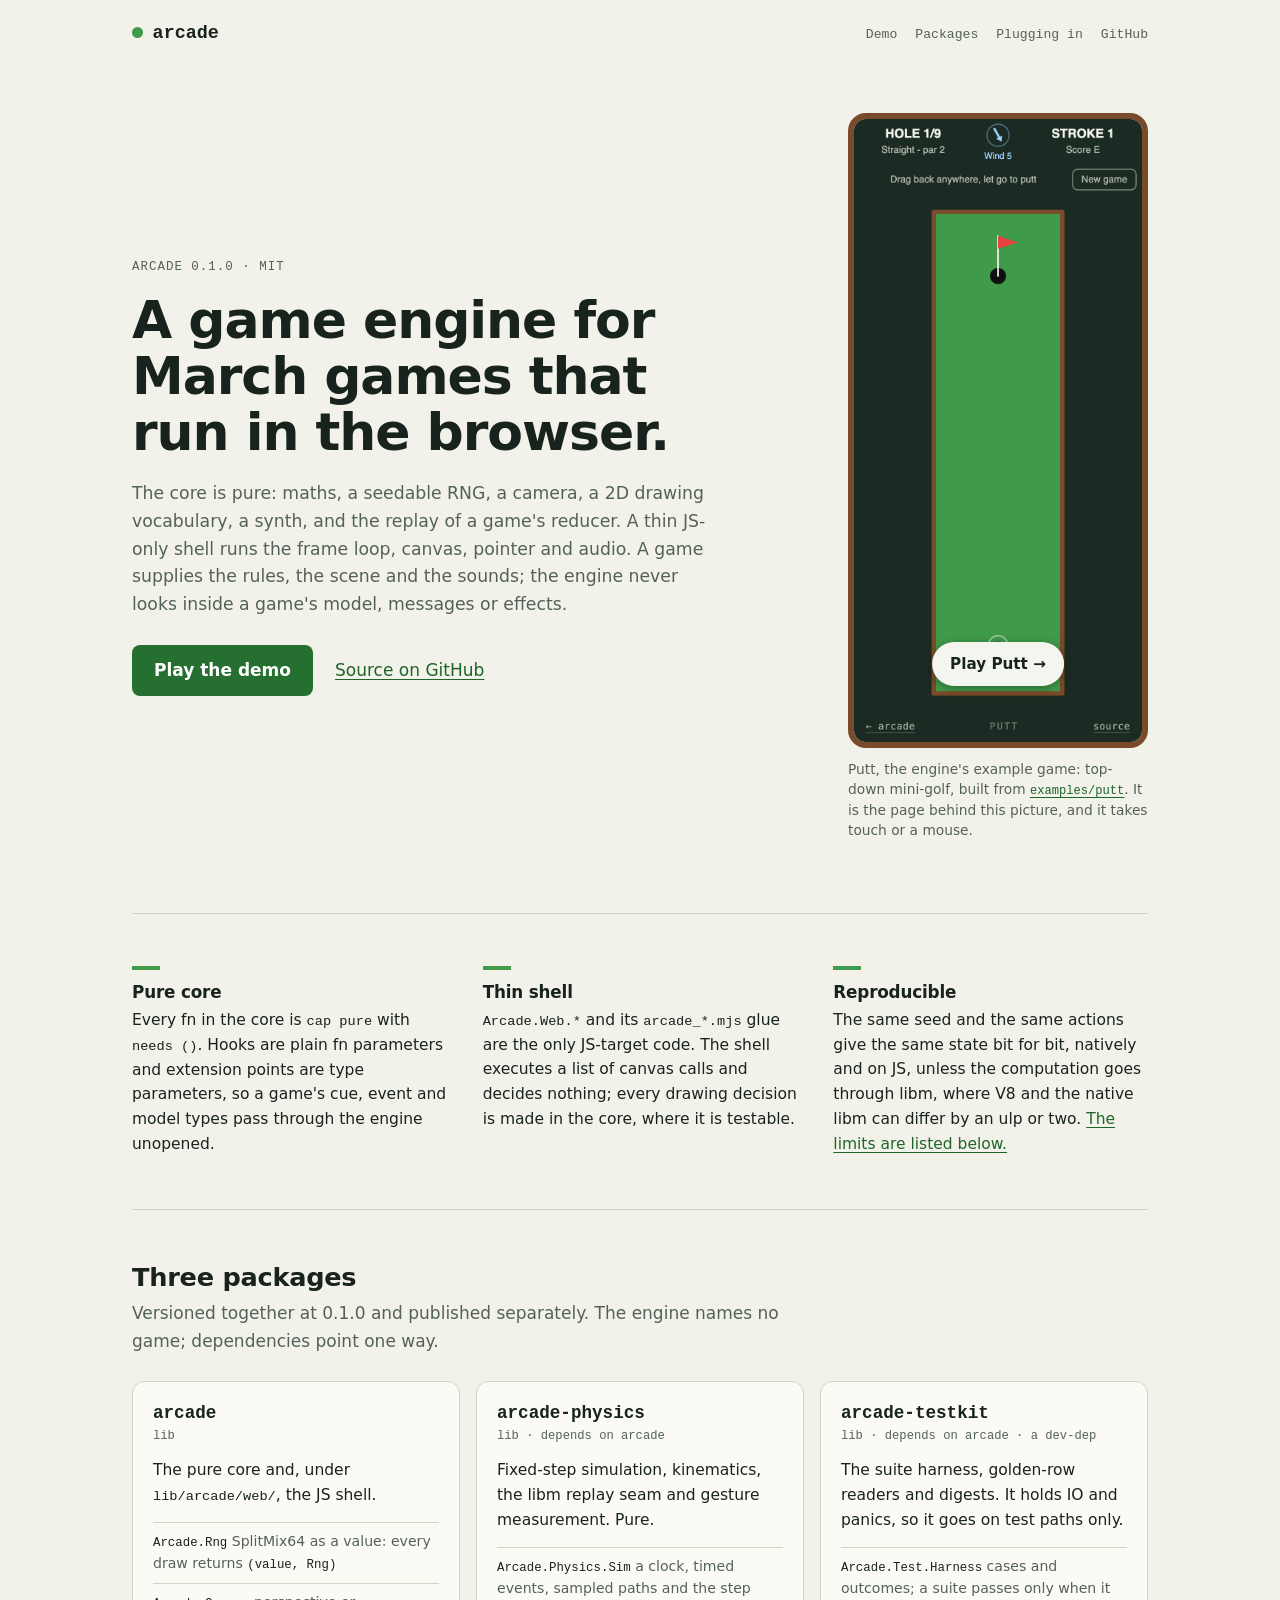
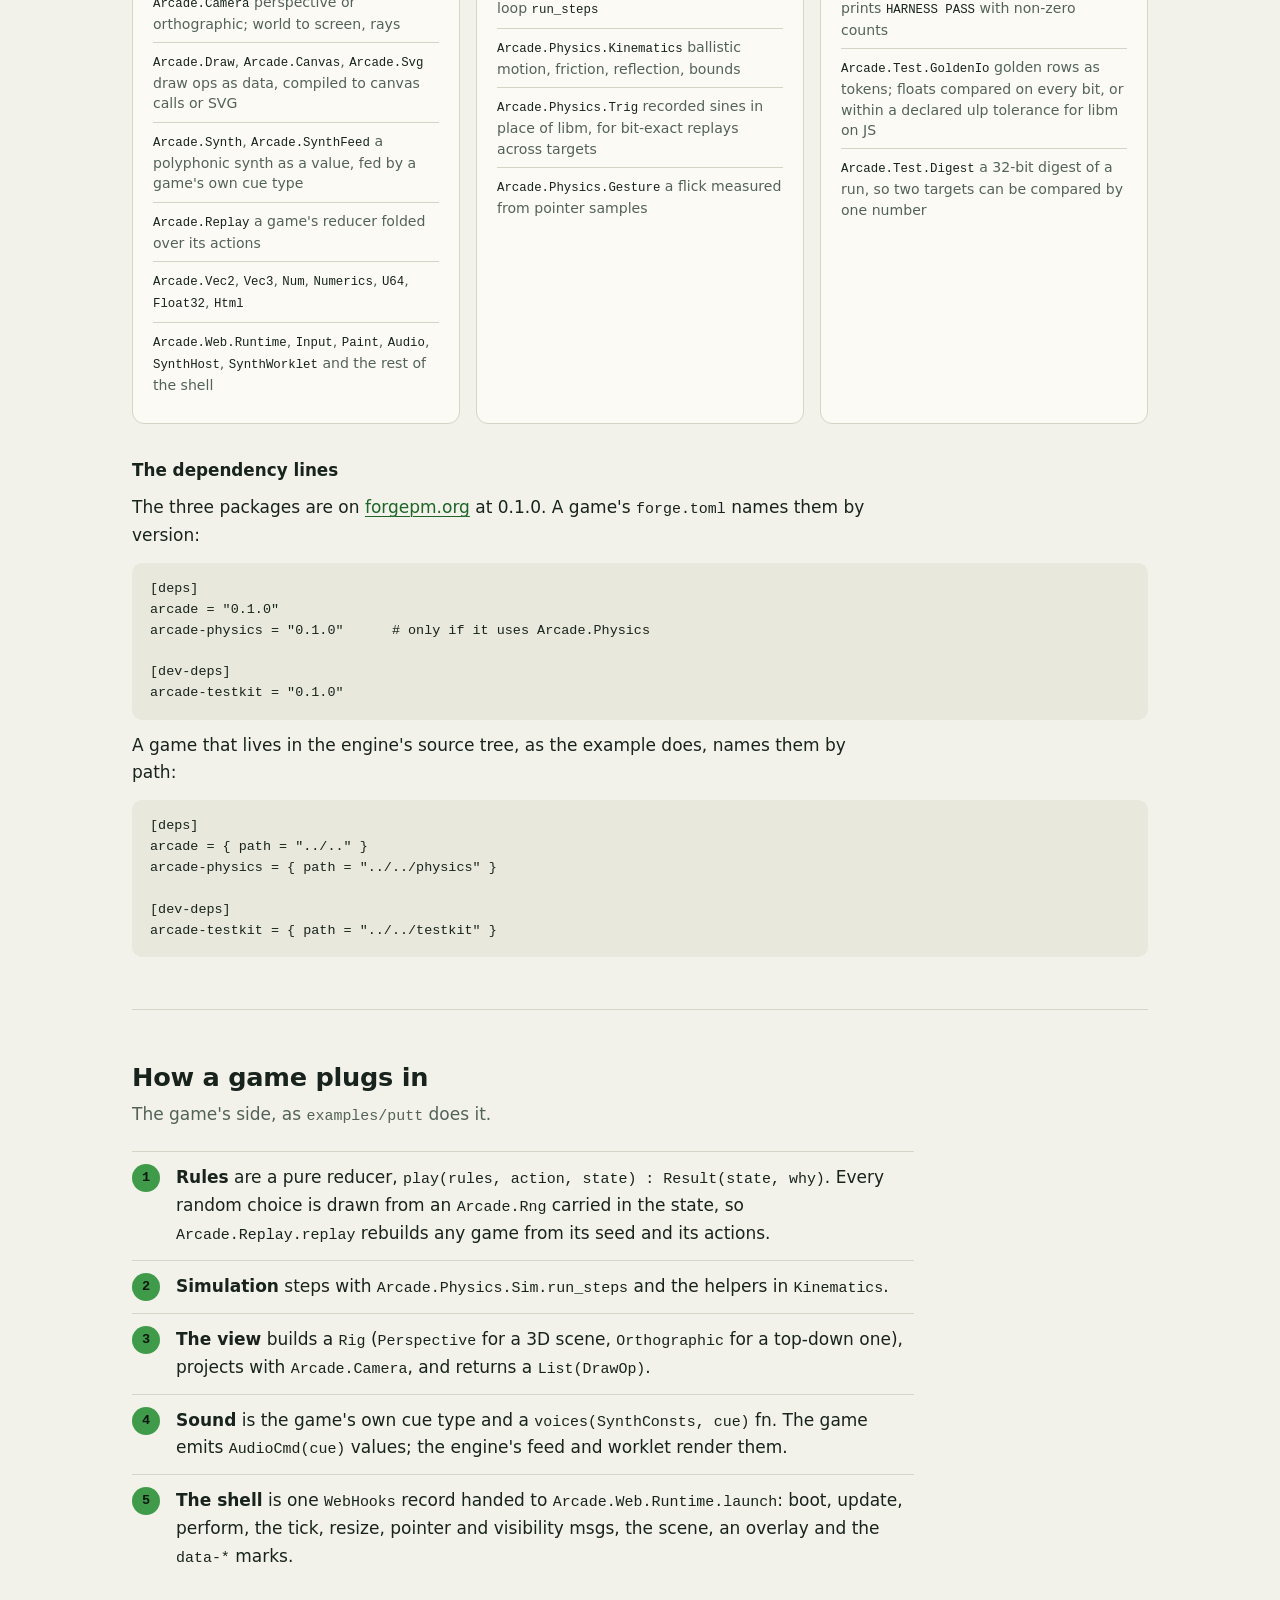
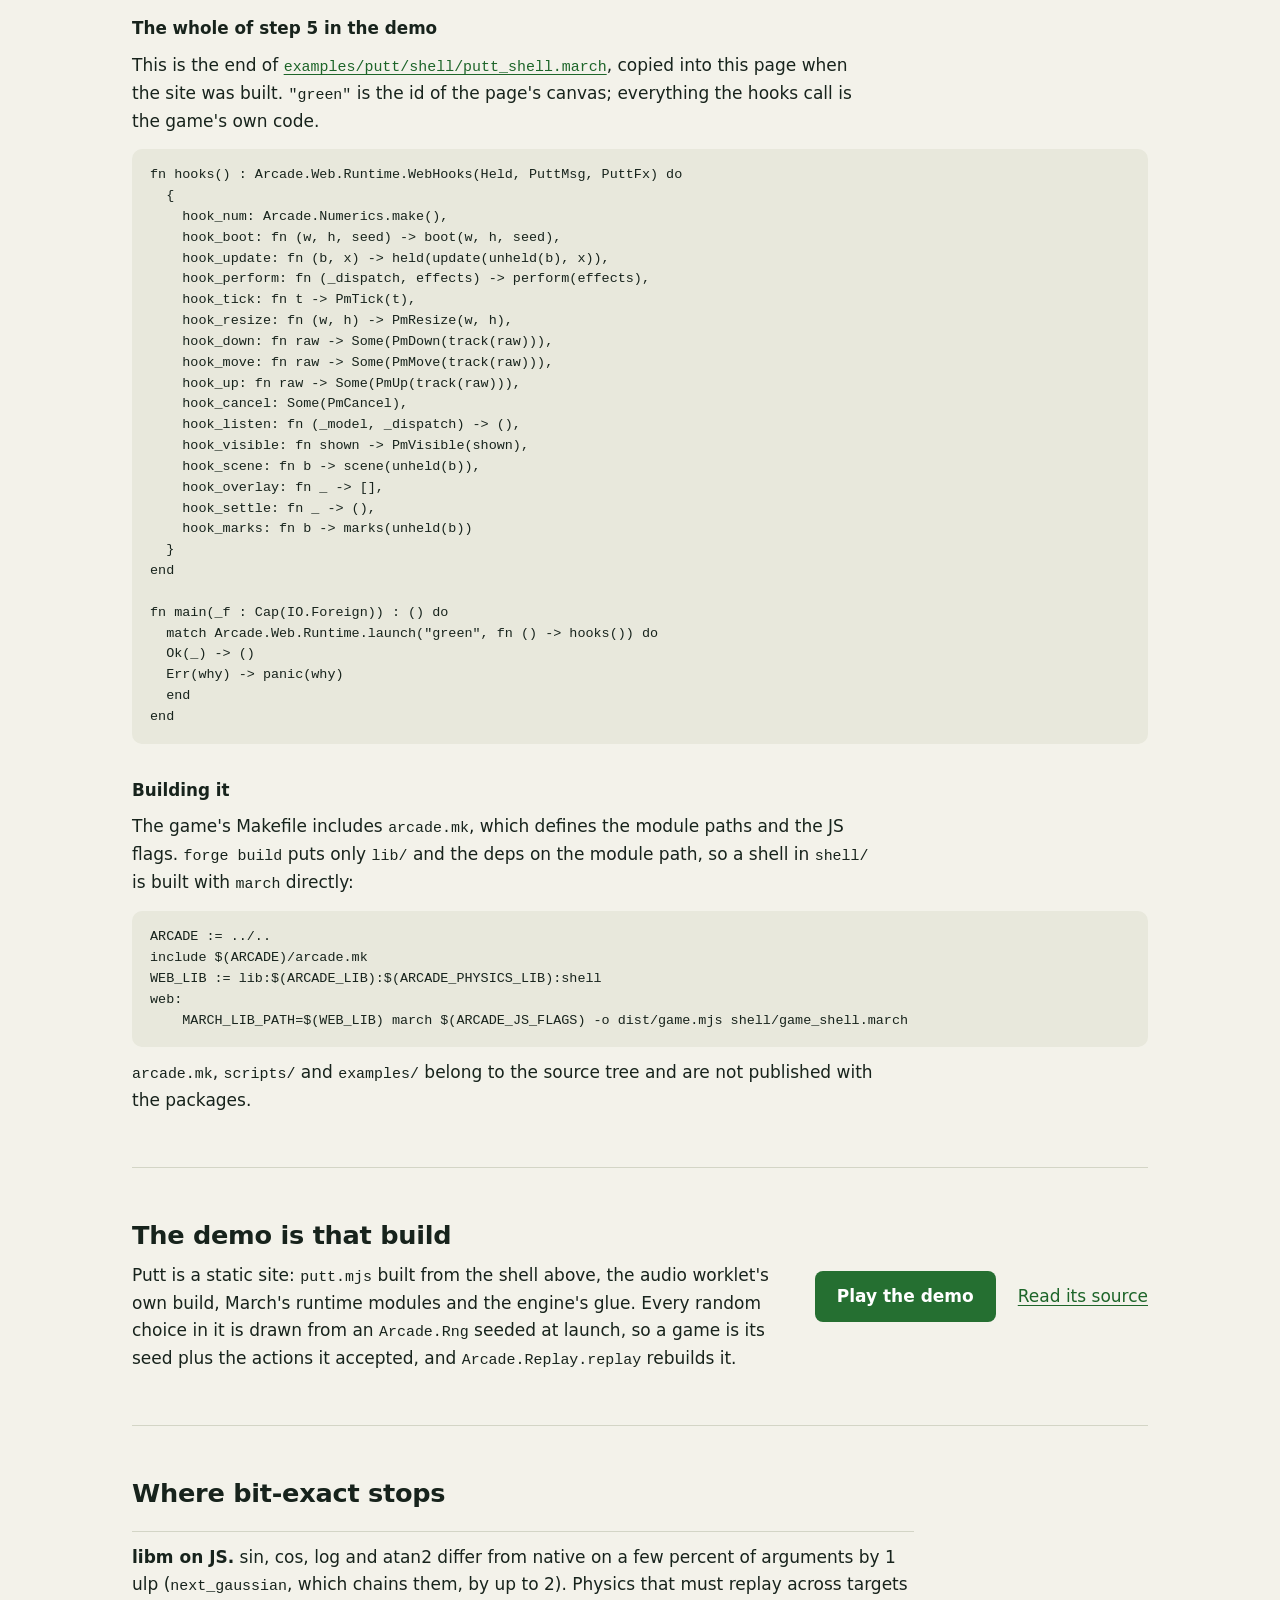
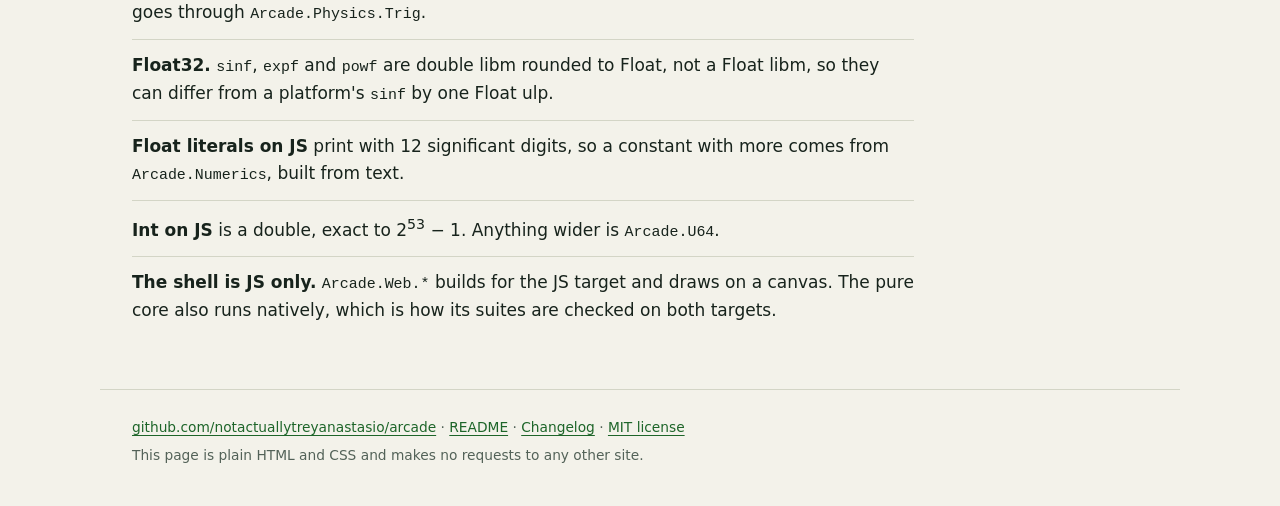
<file: index.html>
<!doctype html>
<html lang="en">
<head>
<meta charset="utf-8">
<meta name="viewport" content="width=device-width, initial-scale=1">
<meta name="color-scheme" content="light dark">
<meta name="theme-color" content="#f3f2ea" media="(prefers-color-scheme: light)">
<meta name="theme-color" content="#1b2a22" media="(prefers-color-scheme: dark)">
<title>arcade: a game engine for March games in the browser</title>
<meta name="description" content="arcade is a game engine for March games that run in the browser: a pure core, a thin JS shell, and a mini-golf game built on it that you can play here.">
<meta property="og:type" content="website">
<meta property="og:title" content="arcade: a game engine for March games in the browser">
<meta property="og:description" content="A pure core, a thin JS shell, and a mini-golf game built on it that plays in the page.">
<meta property="og:url" content="https://notactuallytreyanastasio.github.io/arcade/">
<meta property="og:image" content="https://notactuallytreyanastasio.github.io/arcade/card.png">
<meta property="og:image:width" content="1200">
<meta property="og:image:height" content="630">
<meta name="twitter:card" content="summary_large_image">
<link rel="icon" href="data:image/svg+xml,%3Csvg xmlns='http://www.w3.org/2000/svg' viewBox='0 0 16 16'%3E%3Crect width='16' height='16' rx='3' fill='%233f9b4a'/%3E%3Ccircle cx='8' cy='8' r='3' fill='%23101010'/%3E%3C/svg%3E">
<link rel="stylesheet" href="style.css">
</head>
<body>

<header class="top">
  <a class="mark" href="./">arcade</a>
  <nav aria-label="On this page">
    <a href="putt/">Demo</a>
    <a href="#packages">Packages</a>
    <a href="#plug-in">Plugging in</a>
    <a href="https://github.com/notactuallytreyanastasio/arcade">GitHub</a>
  </nav>
</header>

<main>

<section class="hero">
  <div class="pitch">
    <p class="label">arcade 0.1.0 &middot; MIT</p>
    <h1>A game engine for March games that run in the browser.</h1>
    <p class="lede">The core is pure: maths, a seedable RNG, a camera, a 2D drawing
    vocabulary, a synth, and the replay of a game's reducer. A thin JS-only shell runs
    the frame loop, canvas, pointer and audio. A game supplies the rules, the scene and
    the sounds; the engine never looks inside a game's model, messages or effects.</p>
    <p class="actions">
      <a class="button" href="putt/">Play the demo</a>
      <a class="quiet" href="https://github.com/notactuallytreyanastasio/arcade">Source on GitHub</a>
    </p>
  </div>
  <figure class="demo">
    <a href="putt/" aria-label="Play Putt, the example game">
      <!-- A screenshot of putt/ as built; retaken by `scripts/pages.sh shot`. -->
      <img src="putt.png" width="780" height="1688" alt="Putt in a phone-sized window: a mini-golf green on a dark page.">
      <span class="play">Play Putt</span>
    </a>
    <figcaption>Putt, the engine's example game: top-down mini-golf, built from
    <a href="https://github.com/notactuallytreyanastasio/arcade/tree/main/examples/putt"><code>examples/putt</code></a>.
    It is the page behind this picture, and it takes touch or a mouse.</figcaption>
  </figure>
</section>

<section class="facts" aria-label="What the engine is">
  <div>
    <h2>Pure core</h2>
    <p>Every fn in the core is <code>cap pure</code> with <code>needs ()</code>. Hooks
    are plain fn parameters and extension points are type parameters, so a game's cue,
    event and model types pass through the engine unopened.</p>
  </div>
  <div>
    <h2>Thin shell</h2>
    <p><code>Arcade.Web.*</code> and its <code>arcade_*.mjs</code> glue are the only
    JS-target code. The shell executes a list of canvas calls and decides nothing; every
    drawing decision is made in the core, where it is testable.</p>
  </div>
  <div>
    <h2>Reproducible</h2>
    <p>The same seed and the same actions give the same state bit for bit, natively and
    on JS, unless the computation goes through libm, where V8 and the native libm can
    differ by an ulp or two. <a href="#limits">The limits are listed below.</a></p>
  </div>
</section>

<section id="packages">
  <h2>Three packages</h2>
  <p class="intro">Versioned together at 0.1.0 and published separately. The engine
  names no game; dependencies point one way.</p>

  <div class="packages">
    <article>
      <h3><code>arcade</code></h3>
      <p class="kind">lib</p>
      <p>The pure core and, under <code>lib/arcade/web/</code>, the JS shell.</p>
      <ul class="modules">
        <li><code>Arcade.Rng</code> SplitMix64 as a value: every draw returns <code>(value, Rng)</code></li>
        <li><code>Arcade.Camera</code> perspective or orthographic; world to screen, rays</li>
        <li><code>Arcade.Draw</code>, <code>Arcade.Canvas</code>, <code>Arcade.Svg</code> draw ops as data, compiled to canvas calls or SVG</li>
        <li><code>Arcade.Synth</code>, <code>Arcade.SynthFeed</code> a polyphonic synth as a value, fed by a game's own cue type</li>
        <li><code>Arcade.Replay</code> a game's reducer folded over its actions</li>
        <li><code>Arcade.Vec2</code>, <code>Vec3</code>, <code>Num</code>, <code>Numerics</code>, <code>U64</code>, <code>Float32</code>, <code>Html</code></li>
        <li><code>Arcade.Web.Runtime</code>, <code>Input</code>, <code>Paint</code>, <code>Audio</code>, <code>SynthHost</code>, <code>SynthWorklet</code> and the rest of the shell</li>
      </ul>
    </article>
    <article>
      <h3><code>arcade-physics</code></h3>
      <p class="kind">lib &middot; depends on <code>arcade</code></p>
      <p>Fixed-step simulation, kinematics, the libm replay seam and gesture
      measurement. Pure.</p>
      <ul class="modules">
        <li><code>Arcade.Physics.Sim</code> a clock, timed events, sampled paths and the step loop <code>run_steps</code></li>
        <li><code>Arcade.Physics.Kinematics</code> ballistic motion, friction, reflection, bounds</li>
        <li><code>Arcade.Physics.Trig</code> recorded sines in place of libm, for bit-exact replays across targets</li>
        <li><code>Arcade.Physics.Gesture</code> a flick measured from pointer samples</li>
      </ul>
    </article>
    <article>
      <h3><code>arcade-testkit</code></h3>
      <p class="kind">lib &middot; depends on <code>arcade</code> &middot; a dev-dep</p>
      <p>The suite harness, golden-row readers and digests. It holds IO and panics, so
      it goes on test paths only.</p>
      <ul class="modules">
        <li><code>Arcade.Test.Harness</code> cases and outcomes; a suite passes only when it prints <code>HARNESS PASS</code> with non-zero counts</li>
        <li><code>Arcade.Test.GoldenIo</code> golden rows as tokens; floats compared on every bit, or within a declared ulp tolerance for libm on JS</li>
        <li><code>Arcade.Test.Digest</code> a 32-bit digest of a run, so two targets can be compared by one number</li>
      </ul>
    </article>
  </div>

  <h3 class="sub">The dependency lines</h3>
  <p>The three packages are on <a href="https://forgepm.org/packages/arcade">forgepm.org</a>
  at 0.1.0. A game's <code>forge.toml</code> names them by version:</p>
<pre><code>[deps]
arcade = "0.1.0"
arcade-physics = "0.1.0"      # only if it uses Arcade.Physics

[dev-deps]
arcade-testkit = "0.1.0"</code></pre>
  <p>A game that lives in the engine's source tree, as the example does, names
  them by path:</p>
<pre><code>[deps]
arcade = { path = "../.." }
arcade-physics = { path = "../../physics" }

[dev-deps]
arcade-testkit = { path = "../../testkit" }</code></pre>
</section>

<section id="plug-in">
  <h2>How a game plugs in</h2>
  <p class="intro">The game's side, as <code>examples/putt</code> does it.</p>
  <ol class="steps">
    <li><strong>Rules</strong> are a pure reducer,
      <code>play(rules, action, state) : Result(state, why)</code>. Every random choice
      is drawn from an <code>Arcade.Rng</code> carried in the state, so
      <code>Arcade.Replay.replay</code> rebuilds any game from its seed and its actions.</li>
    <li><strong>Simulation</strong> steps with
      <code>Arcade.Physics.Sim.run_steps</code> and the helpers in
      <code>Kinematics</code>.</li>
    <li><strong>The view</strong> builds a <code>Rig</code> (<code>Perspective</code> for
      a 3D scene, <code>Orthographic</code> for a top-down one), projects with
      <code>Arcade.Camera</code>, and returns a <code>List(DrawOp)</code>.</li>
    <li><strong>Sound</strong> is the game's own cue type and a
      <code>voices(SynthConsts, cue)</code> fn. The game emits
      <code>AudioCmd(cue)</code> values; the engine's feed and worklet render them.</li>
    <li><strong>The shell</strong> is one <code>WebHooks</code> record handed to
      <code>Arcade.Web.Runtime.launch</code>: boot, update, perform, the tick, resize,
      pointer and visibility msgs, the scene, an overlay and the <code>data-*</code>
      marks.</li>
  </ol>

  <h3 class="sub">The whole of step 5 in the demo</h3>
  <p>This is the end of
  <a href="https://github.com/notactuallytreyanastasio/arcade/blob/main/examples/putt/shell/putt_shell.march"><code>examples/putt/shell/putt_shell.march</code></a>,
  copied into this page when the site was built. <code>"green"</code> is the id of the
  page's canvas; everything the hooks call is the game's own code.</p>
<pre><code><!-- snippet:shell -->fn hooks() : Arcade.Web.Runtime.WebHooks(Held, PuttMsg, PuttFx) do
  {
    hook_num: Arcade.Numerics.make(),
    hook_boot: fn (w, h, seed) -&gt; boot(w, h, seed),
    hook_update: fn (b, x) -&gt; held(update(unheld(b), x)),
    hook_perform: fn (_dispatch, effects) -&gt; perform(effects),
    hook_tick: fn t -&gt; PmTick(t),
    hook_resize: fn (w, h) -&gt; PmResize(w, h),
    hook_down: fn raw -&gt; Some(PmDown(track(raw))),
    hook_move: fn raw -&gt; Some(PmMove(track(raw))),
    hook_up: fn raw -&gt; Some(PmUp(track(raw))),
    hook_cancel: Some(PmCancel),
    hook_listen: fn (_model, _dispatch) -&gt; (),
    hook_visible: fn shown -&gt; PmVisible(shown),
    hook_scene: fn b -&gt; scene(unheld(b)),
    hook_overlay: fn _ -&gt; [],
    hook_settle: fn _ -&gt; (),
    hook_marks: fn b -&gt; marks(unheld(b))
  }
end

fn main(_f : Cap(IO.Foreign)) : () do
  match Arcade.Web.Runtime.launch("green", fn () -&gt; hooks()) do
  Ok(_) -&gt; ()
  Err(why) -&gt; panic(why)
  end
end<!-- /snippet:shell --></code></pre>

  <h3 class="sub">Building it</h3>
  <p>The game's Makefile includes <code>arcade.mk</code>, which defines the module paths
  and the JS flags. <code>forge build</code> puts only <code>lib/</code> and the deps on
  the module path, so a shell in <code>shell/</code> is built with <code>march</code>
  directly:</p>
<pre><code>ARCADE := ../..
include $(ARCADE)/arcade.mk
WEB_LIB := lib:$(ARCADE_LIB):$(ARCADE_PHYSICS_LIB):shell
web:
	MARCH_LIB_PATH=$(WEB_LIB) march $(ARCADE_JS_FLAGS) -o dist/game.mjs shell/game_shell.march</code></pre>
  <p><code>arcade.mk</code>, <code>scripts/</code> and <code>examples/</code> belong to
  the source tree and are not published with the packages.</p>
</section>

<section id="demo" class="band">
  <div>
    <h2>The demo is that build</h2>
    <p>Putt is a static site: <code>putt.mjs</code> built from the shell above, the
    audio worklet's own build, March's runtime modules and the engine's glue. Every
    random choice in it is drawn from an <code>Arcade.Rng</code> seeded at launch, so a
    game is its seed plus the actions it accepted, and
    <code>Arcade.Replay.replay</code> rebuilds it.</p>
  </div>
  <p class="actions">
    <a class="button" href="putt/">Play the demo</a>
    <a class="quiet" href="https://github.com/notactuallytreyanastasio/arcade/tree/main/examples/putt">Read its source</a>
  </p>
</section>

<section id="limits">
  <h2>Where bit-exact stops</h2>
  <ul class="limits">
    <li><strong>libm on JS.</strong> sin, cos, log and atan2 differ from native on a few
      percent of arguments by 1 ulp (<code>next_gaussian</code>, which chains them, by up
      to 2). Physics that must replay across targets goes through
      <code>Arcade.Physics.Trig</code>.</li>
    <li><strong>Float32.</strong> <code>sinf</code>, <code>expf</code> and
      <code>powf</code> are double libm rounded to Float, not a Float libm, so they can
      differ from a platform's <code>sinf</code> by one Float ulp.</li>
    <li><strong>Float literals on JS</strong> print with 12 significant digits, so a
      constant with more comes from <code>Arcade.Numerics</code>, built from text.</li>
    <li><strong>Int on JS</strong> is a double, exact to 2<sup>53</sup> &minus; 1.
      Anything wider is <code>Arcade.U64</code>.</li>
    <li><strong>The shell is JS only.</strong> <code>Arcade.Web.*</code> builds for the
      JS target and draws on a canvas. The pure core also runs natively, which is how
      its suites are checked on both targets.</li>
  </ul>
</section>

</main>

<footer>
  <p><a href="https://github.com/notactuallytreyanastasio/arcade">github.com/notactuallytreyanastasio/arcade</a>
  &middot; <a href="https://github.com/notactuallytreyanastasio/arcade/blob/main/README.md">README</a>
  &middot; <a href="https://github.com/notactuallytreyanastasio/arcade/blob/main/CHANGELOG.md">Changelog</a>
  &middot; <a href="https://github.com/notactuallytreyanastasio/arcade/blob/main/LICENSE">MIT license</a></p>
  <p>This page is plain HTML and CSS and makes no requests to any other site.</p>
</footer>

</body>
</html>
</file>
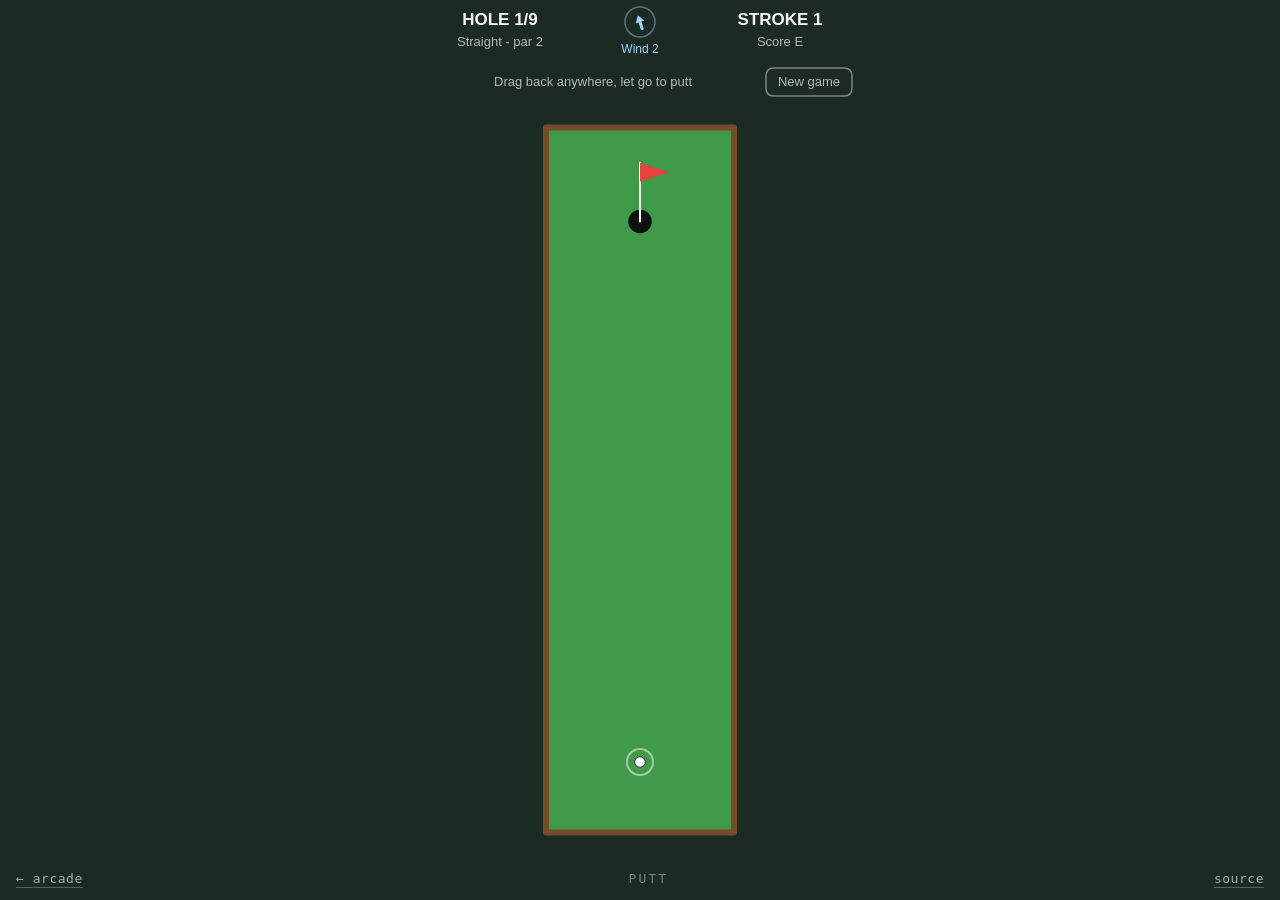
<file: putt/index.html>
<!doctype html>
<html lang="en">
<head>
<meta charset="utf-8">
<!-- viewport-fit=cover: the page reaches under a notch, and style.css pads
     the DOM strip with the safe-area insets. Zoom is refused twice, here and
     by touch-action in style.css (iOS ignores user-scalable). -->
<meta name="viewport" content="width=device-width, initial-scale=1, maximum-scale=1, user-scalable=no, viewport-fit=cover">
<meta name="theme-color" content="#1b2a22">
<meta name="color-scheme" content="dark">
<title>Putt: mini-golf on the arcade engine</title>
<meta name="description" content="Putt, a top-down mini-golf game: the example game of arcade, a game engine for March games that run in the browser.">
<!-- The card's URL must be absolute, so it names where scripts/pages.sh
     deploys the site; the image is site/card.png in the engine's tree. -->
<meta property="og:type" content="website">
<meta property="og:title" content="Putt: mini-golf on the arcade engine">
<meta property="og:description" content="A top-down mini-golf game, the example game of arcade, a game engine for March games that run in the browser.">
<meta property="og:url" content="https://notactuallytreyanastasio.github.io/arcade/putt/">
<meta property="og:image" content="https://notactuallytreyanastasio.github.io/arcade/card.png">
<meta property="og:image:width" content="1200">
<meta property="og:image:height" content="630">
<meta name="twitter:card" content="summary_large_image">
<link rel="icon" href="data:image/svg+xml,%3Csvg xmlns='http://www.w3.org/2000/svg' viewBox='0 0 16 16'%3E%3Crect width='16' height='16' rx='3' fill='%233f9b4a'/%3E%3Ccircle cx='8' cy='8' r='3' fill='%23101010'/%3E%3C/svg%3E">
<link rel="stylesheet" href="style.css">
</head>
<body>
<!-- The green (Putt.View, painted by Arcade.Web.Paint). The shell
     (shell/putt_shell.march, through Arcade.Web.Runtime) finds it by id,
     sizes it to the window and takes its pointer events. -->
<canvas id="green"></canvas>
<!-- The page's own strip, laid over the bottom edge of the canvas. Only the
     two links take touches; the game does not know it is there. Every URL is
     relative, so the page works from any path (the worklet is loaded
     relative to the page too). -->
<nav id="chrome" aria-label="About this page">
  <a href="../" title="The arcade engine">arcade</a>
  <h1>Putt</h1>
  <a href="https://github.com/notactuallytreyanastasio/arcade/tree/main/examples/putt">source</a>
</nav>
<noscript><p id="noscript">Putt is drawn by JavaScript on a canvas; it needs JavaScript turned on.</p></noscript>
<script type="module" src="putt.mjs"></script>
</body>
</html>
</file>
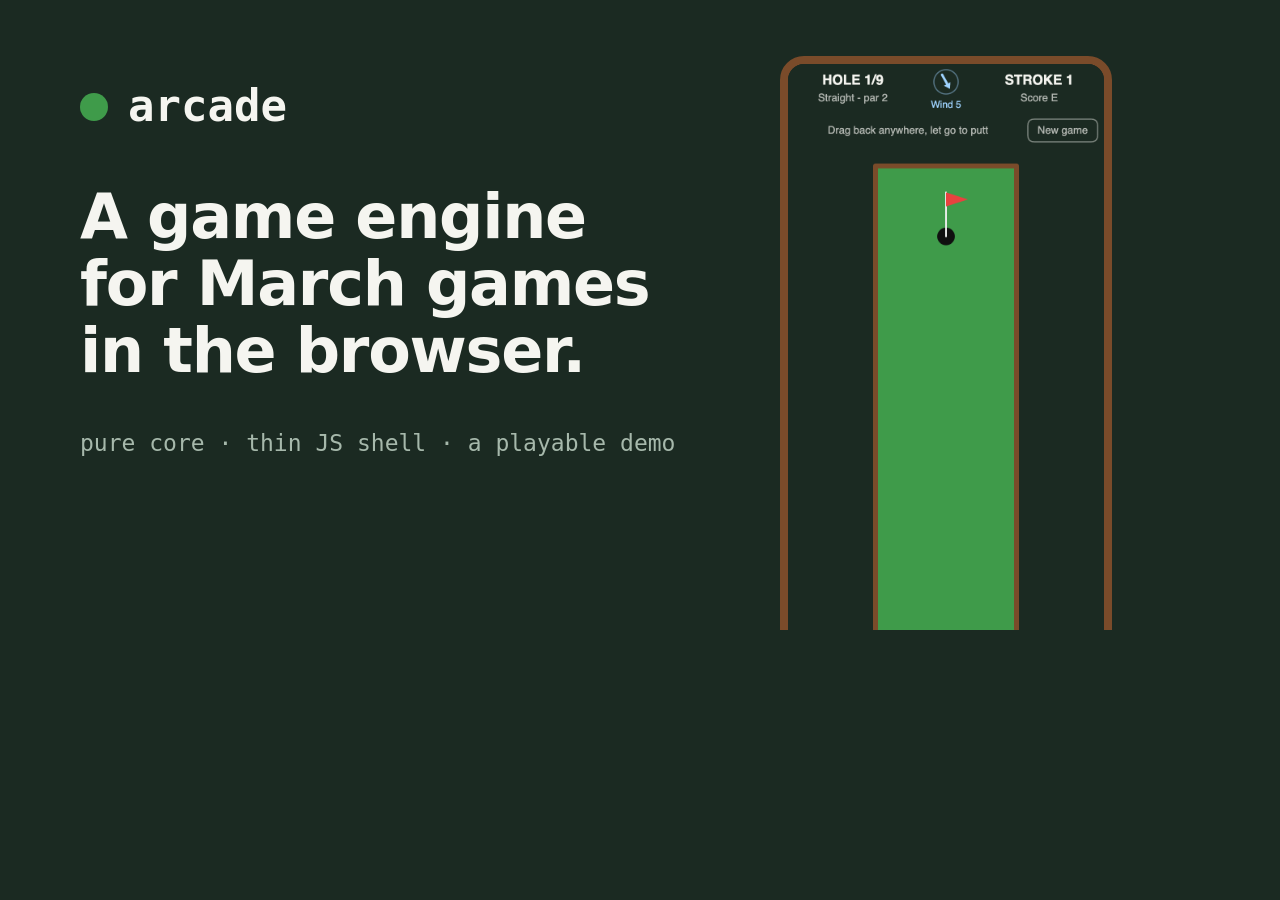
<file: site/card.html>
<!doctype html>
<!-- The social card, 1200 x 630. Not deployed: `scripts/pages.sh shot`
     renders this page to site/card.png, which is. It shows putt.png, so the
     card is retaken with the screenshot. -->
<html lang="en">
<head>
<meta charset="utf-8">
<title>arcade: social card</title>
<style>
  html, body { margin: 0; width: 1200px; height: 630px; overflow: hidden; }
  body {
    display: grid;
    grid-template-columns: 1fr 420px;
    background: #1b2a22;
    color: #f5f5f0;
    font-family: system-ui, -apple-system, "Segoe UI", Roboto, "Helvetica Neue", Arial, sans-serif;
  }
  .words { padding: 84px 0 0 80px; }
  .mark {
    font: 700 44px/1 ui-monospace, "SF Mono", SFMono-Regular, Menlo, Consolas, monospace;
  }
  .mark::before {
    content: "";
    display: inline-block;
    width: 28px;
    height: 28px;
    margin-right: 20px;
    border-radius: 50%;
    background: #3f9b4a;
  }
  h1 {
    margin: 56px 0 0;
    max-width: 600px;
    font-size: 62px;
    line-height: 1.08;
    letter-spacing: -0.02em;
  }
  p {
    margin: 44px 0 0;
    font: 23px/1.3 ui-monospace, "SF Mono", SFMono-Regular, Menlo, Consolas, monospace;
    color: #a6b8ab;
  }
  .shot {
    align-self: start;
    margin: 56px 0 0 0;
    width: 316px;
    border: 8px solid #7a4b2a;
    border-radius: 24px;
    overflow: hidden;
  }
  .shot img { display: block; width: 100%; }
</style>
</head>
<body>
  <div class="words">
    <div class="mark">arcade</div>
    <h1>A game engine for March games in the browser.</h1>
    <p>pure core &middot; thin JS shell &middot; a playable demo</p>
  </div>
  <div class="shot"><img src="putt.png" alt=""></div>
</body>
</html>
</file>
<file: style.css>
/* The landing page. One type system: the system sans for prose, the system
   monospace for code, names and labels. The palette is the demo's: its dark
   ground (#1b2a22), its green (#3f9b4a) and its wooden rail (#7a4b2a).
   No fonts, images or scripts are fetched from anywhere else. */

:root {
  --bg: #f3f2ea;
  --surface: #fbfaf5;
  --ink: #17231c;
  --muted: #536258;
  --rule: #d3d5c6;
  --link: #1d6529;
  --green: #3f9b4a;
  --button: #256f31;
  --button-ink: #ffffff;
  --code-bg: #e8e8dc;
  --wood: #7a4b2a;
  --ground: #1b2a22;

  --sans: system-ui, -apple-system, "Segoe UI", Roboto, "Helvetica Neue", Arial, sans-serif;
  --mono: ui-monospace, "SF Mono", SFMono-Regular, Menlo, Consolas, "Liberation Mono", monospace;
  --gutter: 20px;
}

@media (prefers-color-scheme: dark) {
  :root {
    --bg: #1b2a22;
    --surface: #22342a;
    --ink: #f5f5f0;
    --muted: #a6b8ab;
    --rule: #364c3e;
    --link: #8ad695;
    --button: #3f9b4a;
    --button-ink: #0c1710;
    --code-bg: #14211a;
  }
}

* { box-sizing: border-box; }

html {
  -webkit-text-size-adjust: 100%;
  text-size-adjust: 100%;
  scroll-behavior: smooth;
}

@media (prefers-reduced-motion: reduce) {
  html { scroll-behavior: auto; }
}

body {
  margin: 0;
  background: var(--bg);
  color: var(--ink);
  font: 17px/1.6 var(--sans);
  overflow-wrap: break-word;
}

.top, main, footer {
  max-width: 1080px;
  margin: 0 auto;
  padding-left: max(var(--gutter), env(safe-area-inset-left));
  padding-right: max(var(--gutter), env(safe-area-inset-right));
}

a {
  color: var(--link);
  text-decoration-thickness: 1px;
  text-underline-offset: 3px;
}

a:hover { text-decoration-thickness: 2px; }

a:focus-visible, .demo a:focus-visible {
  outline: 2px solid var(--link);
  outline-offset: 3px;
  border-radius: 4px;
}

code, pre, .mark, .label, .kind, .top nav {
  font-family: var(--mono);
}

code { font-size: 0.88em; }

h1, h2, h3, p, ul, ol, pre, figure { margin: 0; }

h1 {
  font-size: clamp(2rem, 1.2rem + 3.6vw, 3.25rem);
  line-height: 1.08;
  letter-spacing: -0.02em;
  font-weight: 700;
  text-wrap: balance;
}

h2 {
  font-size: 1.6rem;
  line-height: 1.2;
  letter-spacing: -0.01em;
}

h3 { font-size: 1.05rem; line-height: 1.3; }

/* ---- Top bar ---- */
.top {
  display: flex;
  flex-wrap: wrap;
  align-items: baseline;
  justify-content: space-between;
  gap: 4px 24px;
  padding-top: 18px;
  padding-bottom: 14px;
}

.mark {
  font-size: 1.15rem;
  font-weight: 700;
  color: var(--ink);
  text-decoration: none;
}

.mark::before {
  content: "";
  display: inline-block;
  width: 0.62em;
  height: 0.62em;
  margin-right: 0.5em;
  border-radius: 50%;
  background: var(--green);
}

.top nav {
  display: flex;
  flex-wrap: wrap;
  gap: 2px 18px;
  font-size: 0.82rem;
}

.top nav a {
  padding: 6px 0;
  color: var(--muted);
  text-decoration: none;
}

.top nav a:hover { color: var(--ink); text-decoration: underline; }

/* ---- Hero ---- */
.hero {
  display: grid;
  grid-template-columns: minmax(0, 1fr);
  gap: 36px;
  padding: 28px 0 56px;
}

.label {
  margin-bottom: 14px;
  font-size: 0.78rem;
  letter-spacing: 0.08em;
  text-transform: uppercase;
  color: var(--muted);
}

.lede {
  margin-top: 20px;
  max-width: 34em;
  font-size: 1.08rem;
  color: var(--muted);
}

.actions {
  display: flex;
  flex-wrap: wrap;
  align-items: center;
  gap: 12px 22px;
  margin-top: 26px;
}

.button {
  display: inline-block;
  padding: 12px 22px;
  border-radius: 8px;
  background: var(--button);
  color: var(--button-ink);
  font-weight: 650;
  text-decoration: none;
}

.button:hover { filter: brightness(1.08); }

.demo {
  justify-self: center;
  width: min(100%, 260px);
}

/* The picture is the demo's own page, so its frame is the demo's rail. */
.demo > a {
  position: relative;
  display: block;
  border: 6px solid var(--wood);
  border-radius: 18px;
  background: var(--ground);
  overflow: hidden;
  text-decoration: none;
}

.demo img {
  display: block;
  width: 100%;
  height: auto;
}

.play {
  position: absolute;
  left: 50%;
  bottom: 9%;
  transform: translateX(-50%);
  padding: 10px 18px;
  border-radius: 999px;
  background: #f5f5f0;
  color: #17231c;
  font-weight: 650;
  font-size: 0.95rem;
  white-space: nowrap;
  box-shadow: 0 2px 10px rgba(0, 0, 0, 0.35);
}

.play::after { content: "\00a0\2192"; }

.demo > a:hover .play { background: #ffffff; }

.demo figcaption {
  margin-top: 12px;
  font-size: 0.86rem;
  line-height: 1.45;
  color: var(--muted);
}

/* ---- Sections ---- */
section + section {
  padding: 52px 0;
  border-top: 1px solid var(--rule);
}

.intro {
  margin-top: 8px;
  max-width: 40em;
  color: var(--muted);
}

section > p:not(.intro):not(.actions), .band p {
  max-width: 44em;
}

.sub { margin-top: 36px; }

.sub + p, pre + p { margin-top: 12px; }

.facts {
  display: grid;
  grid-template-columns: minmax(0, 1fr);
  gap: 28px 36px;
}

.facts h2 {
  font-size: 1.05rem;
  margin-bottom: 6px;
}

.facts h2::before {
  content: "";
  display: block;
  width: 28px;
  height: 4px;
  margin-bottom: 12px;
  background: var(--green);
}

.facts p { font-size: 0.97rem; }

/* ---- Packages ---- */
.packages {
  display: grid;
  grid-template-columns: minmax(0, 1fr);
  gap: 16px;
  margin-top: 26px;
}

.packages article {
  padding: 20px;
  border: 1px solid var(--rule);
  border-radius: 12px;
  background: var(--surface);
}

.packages h3 code { font-size: 1.1rem; }

.kind {
  margin-top: 2px;
  font-size: 0.76rem;
  color: var(--muted);
}

.kind code { font-size: 1em; }

.packages article > p:not(.kind) {
  margin-top: 12px;
  font-size: 0.97rem;
}

.modules {
  margin-top: 14px;
  padding: 0;
  list-style: none;
  font-size: 0.88rem;
  line-height: 1.45;
  color: var(--muted);
}

.modules li {
  padding: 8px 0;
  border-top: 1px solid var(--rule);
}

.modules code { color: var(--ink); }

/* ---- Code ---- */
pre {
  margin-top: 14px;
  padding: 16px 18px;
  border-radius: 10px;
  background: var(--code-bg);
  overflow-x: auto;
  -webkit-overflow-scrolling: touch;
  font-size: 0.84rem;
  line-height: 1.55;
  tab-size: 4;
}

pre code { font-size: 1em; }

/* ---- Steps and limits ---- */
.steps, .limits {
  margin-top: 22px;
  padding: 0;
  list-style: none;
  max-width: 46em;
}

.steps { counter-reset: step; }

.steps li {
  position: relative;
  padding: 12px 0 12px 44px;
  border-top: 1px solid var(--rule);
  counter-increment: step;
}

.steps li::before {
  content: counter(step);
  position: absolute;
  left: 0;
  top: 12px;
  width: 28px;
  height: 28px;
  border-radius: 50%;
  background: var(--green);
  color: #0c1710;
  font: 700 0.85rem/28px var(--mono);
  text-align: center;
}

.limits li {
  padding: 12px 0;
  border-top: 1px solid var(--rule);
}

/* ---- The second way into the demo ---- */
.band h2 + p { margin-top: 12px; }

/* ---- Footer ---- */
footer {
  padding-top: 26px;
  padding-bottom: max(40px, env(safe-area-inset-bottom));
  border-top: 1px solid var(--rule);
  font-size: 0.86rem;
  color: var(--muted);
}

footer p + p { margin-top: 6px; }

/* ---- Wider than a phone ---- */
@media (min-width: 720px) {
  :root { --gutter: 32px; }

  .facts { grid-template-columns: repeat(3, minmax(0, 1fr)); }
}

@media (min-width: 900px) {
  .hero {
    grid-template-columns: minmax(0, 1fr) 300px;
    gap: 64px;
    align-items: center;
    padding: 48px 0 72px;
  }

  .demo { width: 300px; }

  .packages { grid-template-columns: repeat(3, minmax(0, 1fr)); }

  .band {
    display: grid;
    grid-template-columns: minmax(0, 1fr) auto;
    gap: 40px;
    align-items: center;
  }

  .band .actions { margin-top: 0; }
}
</file>
<file: putt/style.css>
/* One full-window canvas that takes every touch, and a strip of page chrome
   laid over its bottom edge.

   The page never scrolls, zooms or refreshes under a drag:
   - html and body are fixed to the window and hide overflow, so there is
     nothing to scroll and iOS has nothing to rubber-band;
   - overscroll-behavior stops pull-to-refresh and back-swipe chaining
     where it is supported (Chrome, Firefox, Safari 16+);
   - touch-action: none on the canvas hands every touch on it to the game's
     pointer events: no pan, no pinch, no double-tap zoom. */
html, body {
  position: fixed;
  inset: 0;
  margin: 0;
  padding: 0;
  width: 100%;
  height: 100%;
  overflow: hidden;
  background: #1b2a22;
  overscroll-behavior: none;
  touch-action: none;
  -webkit-user-select: none;
  user-select: none;
  -webkit-touch-callout: none;
  -webkit-tap-highlight-color: transparent;
  -webkit-text-size-adjust: 100%;
  text-size-adjust: 100%;
}

/* Arcade.Web.Glue sets the canvas's width and height (window.innerWidth and
   innerHeight, in CSS px) every resize; this only pins it to the corner. */
#green {
  position: fixed;
  left: 0;
  top: 0;
  display: block;
  touch-action: none;
}

/* The strip: 44 px tall above the home indicator, clear of a notch at
   either side in landscape. It lets touches through to the canvas; only the
   links take them. */
#chrome {
  position: fixed;
  left: 0;
  right: 0;
  bottom: 0;
  display: flex;
  align-items: center;
  justify-content: space-between;
  box-sizing: border-box;
  height: calc(44px + env(safe-area-inset-bottom, 0px));
  padding: 0 calc(6px + env(safe-area-inset-right, 0px)) env(safe-area-inset-bottom, 0px) calc(6px + env(safe-area-inset-left, 0px));
  font: 13px/1 ui-monospace, "SF Mono", SFMono-Regular, Menlo, Consolas, monospace;
  letter-spacing: 0.04em;
  color: #9fb3a6;
  pointer-events: none;
}

#chrome h1 {
  margin: 0;
  font: inherit;
  font-weight: 400;
  text-transform: uppercase;
  letter-spacing: 0.16em;
  color: #6f8577;
}

#chrome a {
  pointer-events: auto;
  touch-action: manipulation;
  display: flex;
  align-items: center;
  min-width: 44px;
  height: 44px;
  padding: 0 10px;
  color: inherit;
  text-decoration: underline;
  text-decoration-color: #4f6658;
  text-underline-offset: 4px;
}

#chrome a:first-child::before {
  content: "\2190\00a0";
}

#chrome a:hover {
  color: #f5f5f0;
  text-decoration-color: currentColor;
}

#chrome a:focus-visible {
  outline: 2px solid #9fd4ff;
  outline-offset: -4px;
  border-radius: 6px;
  color: #f5f5f0;
}

#noscript {
  position: fixed;
  left: 0;
  right: 0;
  top: 40%;
  margin: 0;
  padding: 0 24px;
  text-align: center;
  font: 16px/1.5 system-ui, sans-serif;
  color: #f5f5f0;
}

/* A short window (a phone on its side): the green reaches the bottom edge,
   so the title in the middle of the strip is taken out of sight. It stays in
   the document for a screen reader. */
@media (max-height: 500px) {
  #chrome h1 {
    position: absolute;
    width: 1px;
    height: 1px;
    overflow: hidden;
    clip-path: inset(50%);
    white-space: nowrap;
  }
}
</file>
